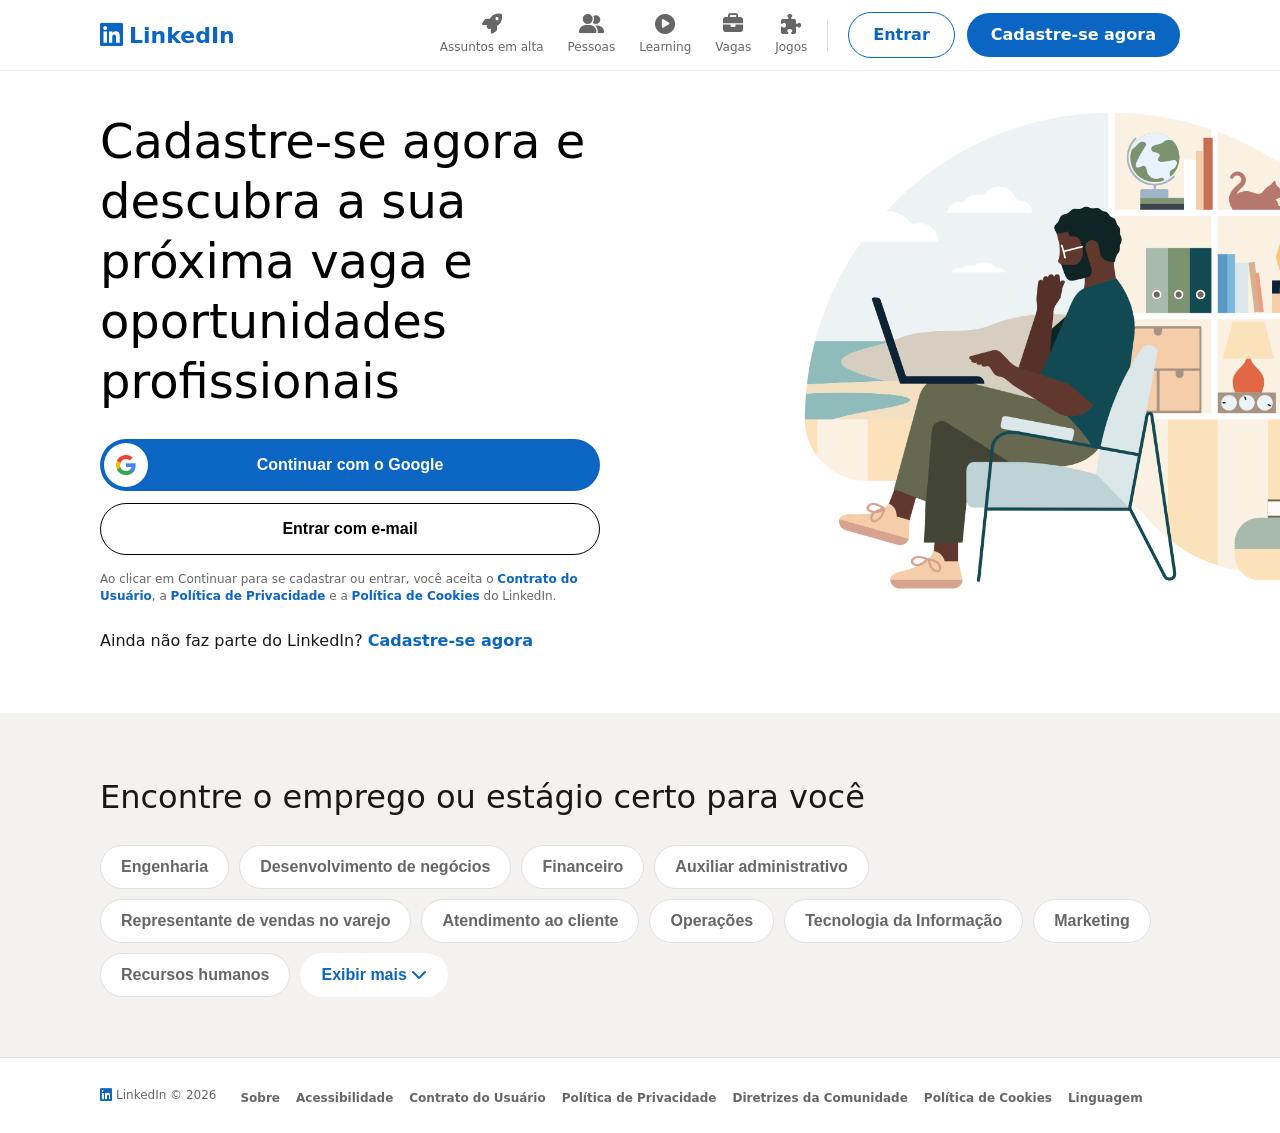
<file: index.html>
<!DOCTYPE html>
<html lang="pt-BR">
<head>
    <meta charset="UTF-8">
    <meta name="viewport" content="width=device-width, initial-scale=1.0">
    <title>LinkedIn Brasil: acesse ou cadastre-se</title>
    <!-- Font Awesome para ícones -->
    <link rel="stylesheet" href="https://cdnjs.cloudflare.com/ajax/libs/font-awesome/6.4.0/css/all.min.css">
    <link rel="stylesheet" href="style.css">
    <link rel="icon" href="logo-linkedin.avif" type="image/avif">
</head>
<body>
    

    <!-- NAVEGAÇÃO / CABEÇALHO SUPERIOR -->
    <header class="public-header">
        <nav class="nav-container">
            <!-- Logo Oficial -->
            <a href="https://br.linkedin.com/" class="brand-logo">
                <i class="fa-brands fa-linkedin"></i>
                <span>LinkedIn</span>
            </a>

            <!-- Ícones do Menu + Divisor + Botões -->
            <div class="nav-actions">
                <ul class="nav-items">
                    <li>
                        <a href="#">
                            <i class="fa-solid fa-rocket"></i>
                            <span>Assuntos em alta</span>
                        </a>
                    </li>
                    <li>
                        <a href="#">
                            <i class="fa-solid fa-user-group"></i>
                            <span>Pessoas</span>
                        </a>
                    </li>
                    <li>
                        <a href="#">
                            <i class="fa-solid fa-circle-play"></i>
                            <span>Learning</span>
                        </a>
                    </li>
                    <li>
                        <a href="#">
                            <i class="fa-solid fa-briefcase"></i>
                            <span>Vagas</span>
                        </a>
                    </li>
                    <li>
                        <a href="#">
                            <i class="fa-solid fa-puzzle-piece"></i>
                            <span>Jogos</span>
                        </a>
                    </li>
                </ul>

                <!-- Linha Separadora Vertical -->
                <div class="nav-divider"></div>

                <!-- Botões de Acesso -->
                <div class="auth-buttons">
                    <a href="#" class="btn-login-outline">Entrar</a>
                    <a href="#" class="btn-signup-filled">Cadastre-se agora</a>
                </div>
            </div>
        </nav>
    </header>

    <!-- SEÇÃO PRINCIPAL (HERO SECTION) -->
    <main class="secao-principal">
        <div class="hero-container">
            
            <!-- Coluna da Esquerda: Título + Botões de Autenticação -->
            <div class="hero-content-left">
                <h1 class="hero-title">
                    Cadastre-se agora e descubra a sua próxima vaga e oportunidades profissionais
                </h1>

                <!-- Botão Continuar com o Google -->
                <button class="btn-google">
                    <span class="google-icon-box">
                        <svg viewBox="0 0 24 24" class="google-svg">
                            <path fill="#4285F4" d="M22.56 12.25c0-.78-.07-1.53-.2-2.25H12v4.26h5.92c-.26 1.37-1.04 2.53-2.21 3.31v2.77h3.57c2.08-1.92 3.28-4.74 3.28-8.09z"/>
                            <path fill="#34A853" d="M12 23c2.97 0 5.46-.98 7.28-2.66l-3.57-2.77c-.98.66-2.23 1.06-3.71 1.06-2.86 0-5.29-1.93-6.16-4.53H2.18v2.84C3.99 20.53 7.7 23 12 23z"/>
                            <path fill="#FBBC05" d="M5.84 14.1c-.22-.66-.35-1.36-.35-2.1s.13-1.44.35-2.1V7.06H2.18C1.43 8.55 1 10.22 1 12s.43 3.45 1.18 4.94l2.85-2.22.81-.62z"/>
                            <path fill="#EA4335" d="M12 5.38c1.62 0 3.06.56 4.21 1.64l3.15-3.15C17.45 2.09 14.97 1 12 1 7.7 1 3.99 3.47 2.18 7.06l3.66 2.84c.87-2.6 3.3-4.52 6.16-4.52z"/>
                        </svg>
                    </span>
                    <span class="btn-text">Continuar com o Google</span>
                </button>

                <!-- Botão Entrar com e-mail -->
                <button class="btn-email">
                    Entrar com e-mail
                </button>

                <!-- Termos e Políticas -->
                <p class="terms-text">
                    Ao clicar em Continuar para se cadastrar ou entrar, você aceita o 
                    <a href="#">Contrato do Usuário</a>, a 
                    <a href="#">Política de Privacidade</a> e a 
                    <a href="#">Política de Cookies</a> do LinkedIn.
                </p>

                <!-- Chamada para Cadastro -->
                <p class="signup-text">
                    Ainda não faz parte do LinkedIn? <a href="#">Cadastre-se agora</a>
                </p>
            </div>

            <!-- Imagem Ilustrativa Direita -->
            <div class="hero-image">
                <img src="imagem.png" alt="Ilustração LinkedIn">
            </div>
        </div>
    </main>

    <!-- SEÇÃO DE EXPLORAÇÃO / BUSCA DE VAGAS -->
    <section class="explore-section">
        <div class="explore-container">
            <h2>Encontre o emprego ou estágio certo para você</h2>
            <div class="pills-container">
                <button class="pill-btn">Engenharia</button>
                <button class="pill-btn">Desenvolvimento de negócios</button>
                <button class="pill-btn">Financeiro</button>
                <button class="pill-btn">Auxiliar administrativo</button>
                <button class="pill-btn">Representante de vendas no varejo</button>
                <button class="pill-btn">Atendimento ao cliente</button>
                <button class="pill-btn">Operações</button>
                <button class="pill-btn">Tecnologia da Informação</button>
                <button class="pill-btn">Marketing</button>
                <button class="pill-btn">Recursos humanos</button>
                <button class="pill-btn show-more">Exibir mais <i class="fa-solid fa-chevron-down"></i></button>
            </div>
        </div>
    </section>

    <!-- RODAPÉ PÚBLICO -->
    <footer class="public-footer">
        <div class="footer-container">
            <div class="footer-brand">
                <i class="fa-brands fa-linkedin"></i>
                <span>LinkedIn © 2026</span>
            </div>
            <ul class="footer-links">
                <li><a href="#">Sobre</a></li>
                <li><a href="#">Acessibilidade</a></li>
                <li><a href="#">Contrato do Usuário</a></li>
                <li><a href="#">Política de Privacidade</a></li>
                <li><a href="#">Diretrizes da Comunidade</a></li>
                <li><a href="#">Política de Cookies</a></li>
                <li><a href="#">Linguagem</a></li>
            </ul>
        </div>
    </footer>

</body>
</html>
</file>
<file: style.css>
/* ==========================================================================
   1. VARIÁVEIS E RESET
   ========================================================================== */
:root {
    --primary-color: #0a66c2;       /* Azul oficial do LinkedIn */
    --primary-hover: #004182;       /* Azul escuro para hover */
    --secondary-bg: #f3f2ef;       /* Fundo cinza claro */
    --text-color: #000000e6;        /* Preto com opacidade */
    --text-muted: #00000099;        /* Cinza para textos secundários */
    --border-color: #e0e0e0;       /* Cor padrão das bordas */
    --font-family: -apple-system, system-ui, BlinkMacSystemFont, "Segoe UI", Roboto, "Helvetica Neue", Arial, sans-serif;
}

* {
    margin: 0;
    padding: 0;
    box-sizing: border-box;
}

body {
    font-family: var(--font-family);
    color: var(--text-color);
    background-color: #ffffff;
    line-height: 1.5;
}

a {
    text-decoration: none;
    color: inherit;
}

ul {
    list-style: none;
}

/* ==========================================================================
   2. CABEÇALHO (HEADER)
   ========================================================================== */
.public-header {
    width: 100%;
    background-color: #ffffff;
    padding: 12px 0;
    border-bottom: 1px solid rgba(0, 0, 0, 0.08);
}

.nav-container {
    max-width: 1128px;
    margin: 0 auto;
    padding: 0 24px;
    display: flex;
    justify-content: space-between;
    align-items: center;
}

/* Logo */
.brand-logo {
    display: flex;
    align-items: center;
    gap: 6px;
    color: var(--primary-color);
    font-size: 26px;
    font-weight: 700;
}

.brand-logo span {
    font-size: 22px;
}

/* Ações e Ícones */
.nav-actions {
    display: flex;
    align-items: center;
    gap: 20px;
}

.nav-items {
    display: flex;
    align-items: center;
    gap: 24px;
}

.nav-items a {
    display: flex;
    flex-direction: column;
    align-items: center;
    font-size: 12px;
    color: var(--text-muted);
    transition: color 0.2s ease;
}

.nav-items a i {
    font-size: 20px;
    margin-bottom: 4px;
}

.nav-items a:hover {
    color: var(--text-color);
}

/* Divisor Vertical */
.nav-divider {
    width: 1px;
    height: 32px;
    background-color: var(--border-color);
}

/* Botões do Cabeçalho */
.auth-buttons {
    display: flex;
    align-items: center;
    gap: 12px;
}

/* Botão Entrar (Azul com fundo transparente) */
.btn-login-outline {
    padding: 10px 24px;
    border-radius: 24px;
    border: 1.5px solid #0a66c2;
    color: #0a66c2;
    font-weight: 600;
    font-size: 16px;
    text-decoration: none;
    transition: background-color 0.2s;
    white-space: nowrap;
}

.btn-login-outline:hover {
    background-color: rgba(10, 102, 194, 0.1);
}

/* Botão Cadastre-se agora (Azul preenchido) */
.btn-signup-filled {
    padding: 10px 24px;
    border-radius: 24px;
    background-color: #0a66c2;
    color: #ffffff;
    font-weight: 600;
    font-size: 16px;
    text-decoration: none;
    transition: background-color 0.2s;
    white-space: nowrap;
}

.btn-signup-filled:hover {
    background-color: #0a66c2;
}

/* ==========================================================================
   3. SEÇÃO PRINCIPAL (HERO SECTION)
   ========================================================================== */
.secao-principal {
    width: 100%;
    padding: 40px 0 60px 0;
    display: flex;
    justify-content: center;
    position: relative;
    overflow: hidden;
}

.hero-container {
    max-width: 1128px;
    width: 100%;
    margin: 0 auto;
    padding: 0 24px;
    display: flex;
    align-items: flex-start;
    justify-content: space-between;
    gap: 40px;
}

/* Coluna da Esquerda */
.hero-content-left {
    max-width: 500px;
    width: 100%;
}

.hero-title {
    font-size: 48px;
    font-weight: 400; /*linhas */
    color: #000000; /* Tom marrom/avermelhado característico */
    line-height: 1.25;
    margin-bottom: 28px;
    text-align: left;
}

/* Botão Continuar com o Google */
.btn-google {
    width: 100%;
    height: 52px;
    border-radius: 28px;
    background-color: #0a66c2;
    color: #ffffff;
    border: none;
    font-size: 16px;
    font-weight: 600;
    cursor: pointer;
    display: flex;
    align-items: center;
    justify-content: center;
    position: relative;
    margin-bottom: 12px;
    transition: background-color 0.2s ease;
}

.btn-google:hover {
    background-color: #084e96;
}

.google-icon-box {
    position: absolute;
    left: 4px;
    width: 44px;
    height: 44px;
    background-color: #ffffff;
    border-radius: 50%;
    display: flex;
    align-items: center;
    justify-content: center;
}

.google-svg {
    width: 22px;
    height: 22px;
}

/* Botão Entrar com e-mail */
.btn-email {
    width: 100%;
    height: 52px;
    border-radius: 28px;
    background-color: #ffffff;
    color: #000000;
    border: 1.5px solid #000000;
    font-size: 16px;
    font-weight: 600;
    cursor: pointer;
    display: flex;
    align-items: center;
    justify-content: center;
    margin-bottom: 16px;
    transition: background-color 0.2s ease;
}

.btn-email:hover {
    background-color: #f3f3f3;
}

/* Termos e Políticas */
.terms-text {
    font-size: 12px;
    color: var(--text-muted);
    line-height: 1.4;
    margin-bottom: 24px;
}

.terms-text a {
    color: var(--primary-color);
    font-weight: 600;
}

.terms-text a:hover {
    text-decoration: underline;
}

/* Chamada para Cadastro */
.signup-text {
    font-size: 16px;
    color: var(--text-color);
}

.signup-text a {
    color: var(--primary-color);
    font-weight: 600;
}

.signup-text a:hover {
    text-decoration: underline;
}

/* Coluna da Direita (Imagem) */
.hero-image {
    position: absolute;
    right: 0;
    top: 20px;
    width: 500px;
    height: 650px;
    overflow: hidden;
    display: block;
}

.hero-image img {
    width: 700px;
    max-width: none;
    height: auto;
    display: block;
}

/* ==========================================================================
   4. SEÇÃO DE EXPLORAÇÃO
   ========================================================================== */
.explore-section {
    background-color: var(--secondary-bg);
    padding: 60px 0;
}

.explore-container {
    max-width: 1128px;
    margin: 0 auto;
    padding: 0 24px;
}

.explore-container h2 {
    font-size: 32px;
    font-weight: 300;
    margin-bottom: 24px;
    color: var(--text-color);
}

.pills-container {
    display: flex;
    flex-wrap: wrap;
    gap: 10px;
}

.pill-btn {
    background-color: #ffffff;
    border: 1px solid var(--border-color);
    border-radius: 28px;
    padding: 12px 20px;
    font-size: 16px;
    font-weight: 600;
    color: var(--text-muted);
    cursor: pointer;
    transition: background-color 0.2s, border-color 0.2s, color 0.2s;
}

.pill-btn:hover {
    background-color: #f3f3f3;
    border-color: var(--text-muted);
    color: var(--text-color);
}

.pill-btn.show-more {
    color: var(--primary-color);
    border-color: transparent;
}

.pill-btn.show-more:hover {
    background-color: rgba(112, 181, 249, 0.15);
}

/* ==========================================================================
   5. RODAPÉ (FOOTER)
   ========================================================================== */
.public-footer {
    background-color: #ffffff;
    padding: 24px 0;
    border-top: 1px solid var(--border-color);
}

.footer-container {
    max-width: 1128px;
    margin: 0 auto;
    padding: 0 24px;
    display: flex;
    align-items: center;
    gap: 24px;
}

.footer-brand {
    display: flex;
    align-items: center;
    gap: 4px;
    color: var(--primary-color);
    font-size: 14px;
    font-weight: 700;
}

.footer-brand span {
    color: var(--text-muted);
    font-weight: 400;
    font-size: 12px;
}

.footer-links {
    display: flex;
    flex-wrap: wrap;
    gap: 16px;
}

.footer-links a {
    font-size: 12px;
    font-weight: 600;
    color: var(--text-muted);
}

.footer-links a:hover {
    color: var(--primary-color);
    text-decoration: underline;
}

/* ==========================================================================
   6. RESPONSIVIDADE (MEDIA QUERIES)
   ========================================================================== */
@media (max-width: 767px) {
    .hero-container {
        flex-direction: column;
        align-items: center;
        padding: 0 16px;
        gap: 32px;
    }

    .hero-content-left {
        max-width: 100%;
        text-align: center;
    }

    .hero-title {
        font-size: 36px;
        text-align: center;
    }

    .hero-image {
        position: relative; /* Remove o posicionamento absoluto para não sobrepor */
        top: 0;
        right: 0;
        width: 100%;
        max-width: 500px;
        height: auto;
        display: flex;
        justify-content: center;
    }

    .hero-image img {
        width: 100%;
        height: auto;
    }
}

/* Telemóveis (até 768px) */
@media (max-width: 768px) {
    .nav-container {
        padding: 0 16px;
    }

    /* Esconde ícones do cabeçalho que não cabem no telemóvel */
    .nav-items, 
    .nav-divider {
        display: none; 
    }

    .hero-title {
        font-size: 28px;
    }

    .btn-google,
    .btn-email {
        height: 48px;
        font-size: 14px;
    }

    .explore-container h2 {
        font-size: 22px;
    }

    .footer-container {
        flex-direction: column;
        align-items: flex-start;
        gap: 16px;
    }

    .footer-links {
        gap: 12px;
    }
}
@media (max-width: 768px) {
    /* Esconde os ícones do meio na tela pequena */
    .nav-items, 
    .nav-divider {
        display: none !important; 
    }

    /* Garante que o container mantenha o logo à esquerda e botões à direita */
    .nav-container {
        display: flex;
        justify-content: space-between;
        align-items: center;
        width: 100%;
    }

    .brand-logo {
        display: flex; /* Garante que o logo do LinkedIn continue visível */
    }
}
@media (max-width: 768px) {
    .hero-image {
        position: relative;
        width: 100%;
        max-width: 380px;
        margin: 20px auto 0 auto;
        display: block;
        overflow: hidden;
    }

    .hero-image img {
        width: 100%;
        height: auto;
    }
}
body {
    font-size: 18px; /* Aumenta a escala geral do texto e elementos */
}
</file>
